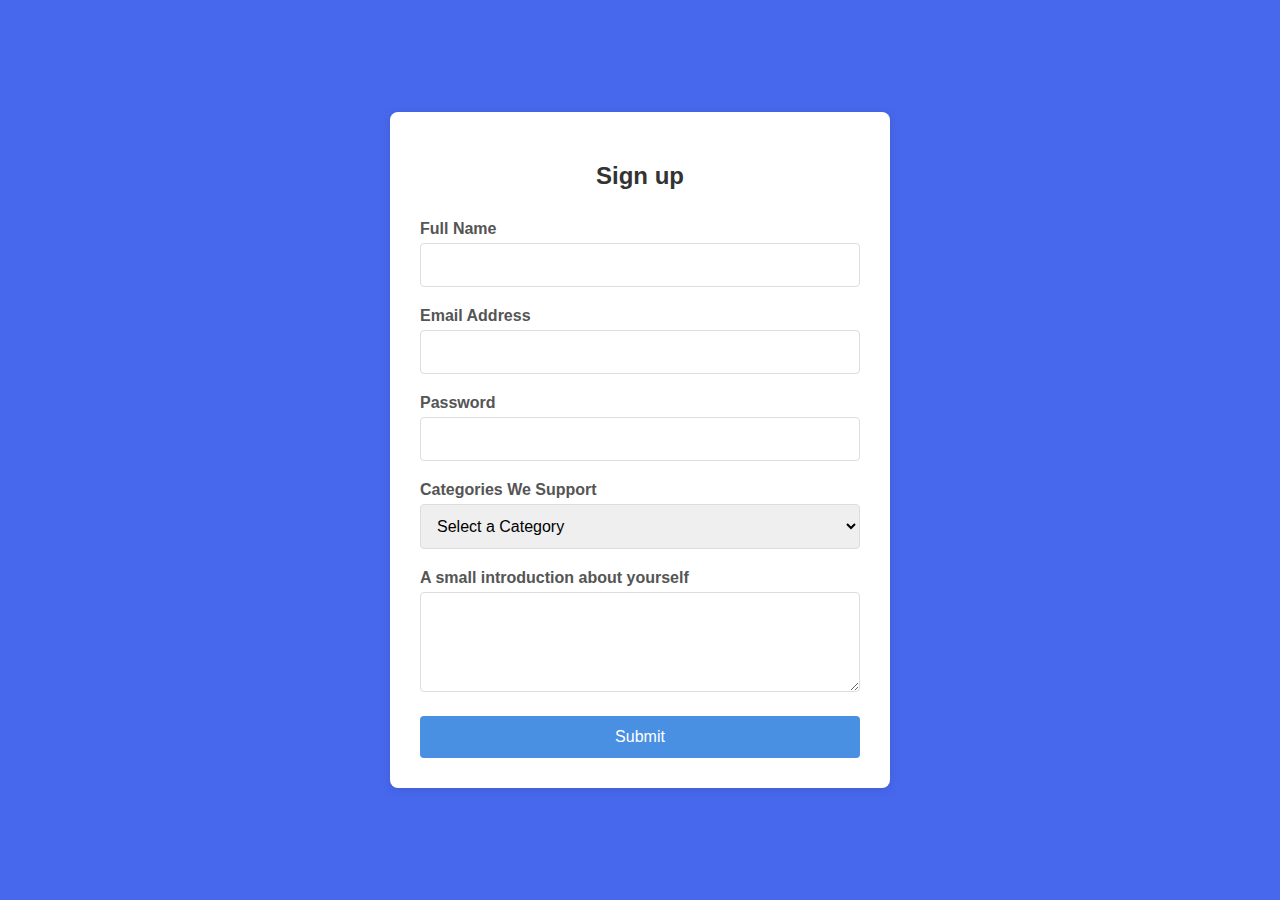
<file: form.html>
<!DOCTYPE html>
<html lang="en">
<head>
    <meta charset="UTF-8">
    <meta name="viewport" content="width=device-width, initial-scale=1.0">
    <title>Signup</title>
    <style>
        * {
            box-sizing: border-box;
            font-family: 'Segoe UI', Tahoma, Geneva, Verdana, sans-serif;
        }
        
        body {
            background-color: #4768ec;
            display: flex;
            justify-content: center;
            align-items: center;
            min-height: 100vh;
            margin: 0;
            padding: 20px;
        }
        
        .form-container {
            background-color: white;
            border-radius: 8px;
            box-shadow: 0 2px 10px rgba(0, 0, 0, 0.1);
            width: 100%;
            max-width: 500px;
            padding: 30px;
        }
        
        h2 {
            text-align: center;
            color: #333;
            margin-bottom: 30px;
        }
        
        .form-group {
            margin-bottom: 20px;
        }
        
        label {
            display: block;
            margin-bottom: 5px;
            font-weight: 600;
            color: #555;
        }
        
        input, textarea, select {
            width: 100%;
            padding: 12px;
            border: 1px solid #ddd;
            border-radius: 4px;
            font-size: 16px;
            transition: border 0.3s;
        }
        
        input:focus, textarea:focus, select:focus {
            border-color: #4a90e2;
            outline: none;
        }
        
        textarea {
            min-height: 100px;
            resize: vertical;
        }
        
        button {
            background-color: #4a90e2;
            color: white;
            border: none;
            padding: 12px 20px;
            border-radius: 4px;
            cursor: pointer;
            font-size: 16px;
            width: 100%;
            transition: background-color 0.3s;
        }
        
        button:hover {
            background-color: #3a7bc8;
        }
        
        .error {
            color: #e74c3c;
            font-size: 14px;
            margin-top: 5px;
        }
    </style>
</head>
<body>
    <div class="form-container">
        <h2>Sign up</h2>
        <form id="Signup form">
            <div class="form-group">
                <label for="name">Full Name</label>
                <input type="text" id="name" name="name" required>
                <div class="error" id="nameError"></div>
            </div>
            
            <div class="form-group">
                <label for="email">Email Address</label>
                <input type="email" id="email" name="email" required>
                <div class="error" id="emailError"></div>
            </div>
            <div class="form-group">
                    <label for="signupPassword">Password</label>
                    <input type="password" id="signupPassword" required>
                </div>
            
            <div class="form-group">
                <label for="subject">Categories We Support</label>
                <select id="subject" name="categories-section" required>
                    <option value="">Select a Category</option>
                    <option value="general">Education</option>
                    <option value="support">Environment</option>
                    <option value="billing">Healthcare</option>
                    <option value="feedback">Community Development</option>
                    <option value="feedback">Animal Welfare</option>
                </select>
                <div class="error" id="subjectError"></div>
            </div>
            
            <div class="form-group">
                <label for="message">A small introduction about yourself</label>
                <textarea id="message" name="message" required></textarea>
                <div class="error" id="messageError"></div>
            </div>
            
            <button type="submit">Submit</button>
        </form>
    </div>

</body>
</html>
</file>
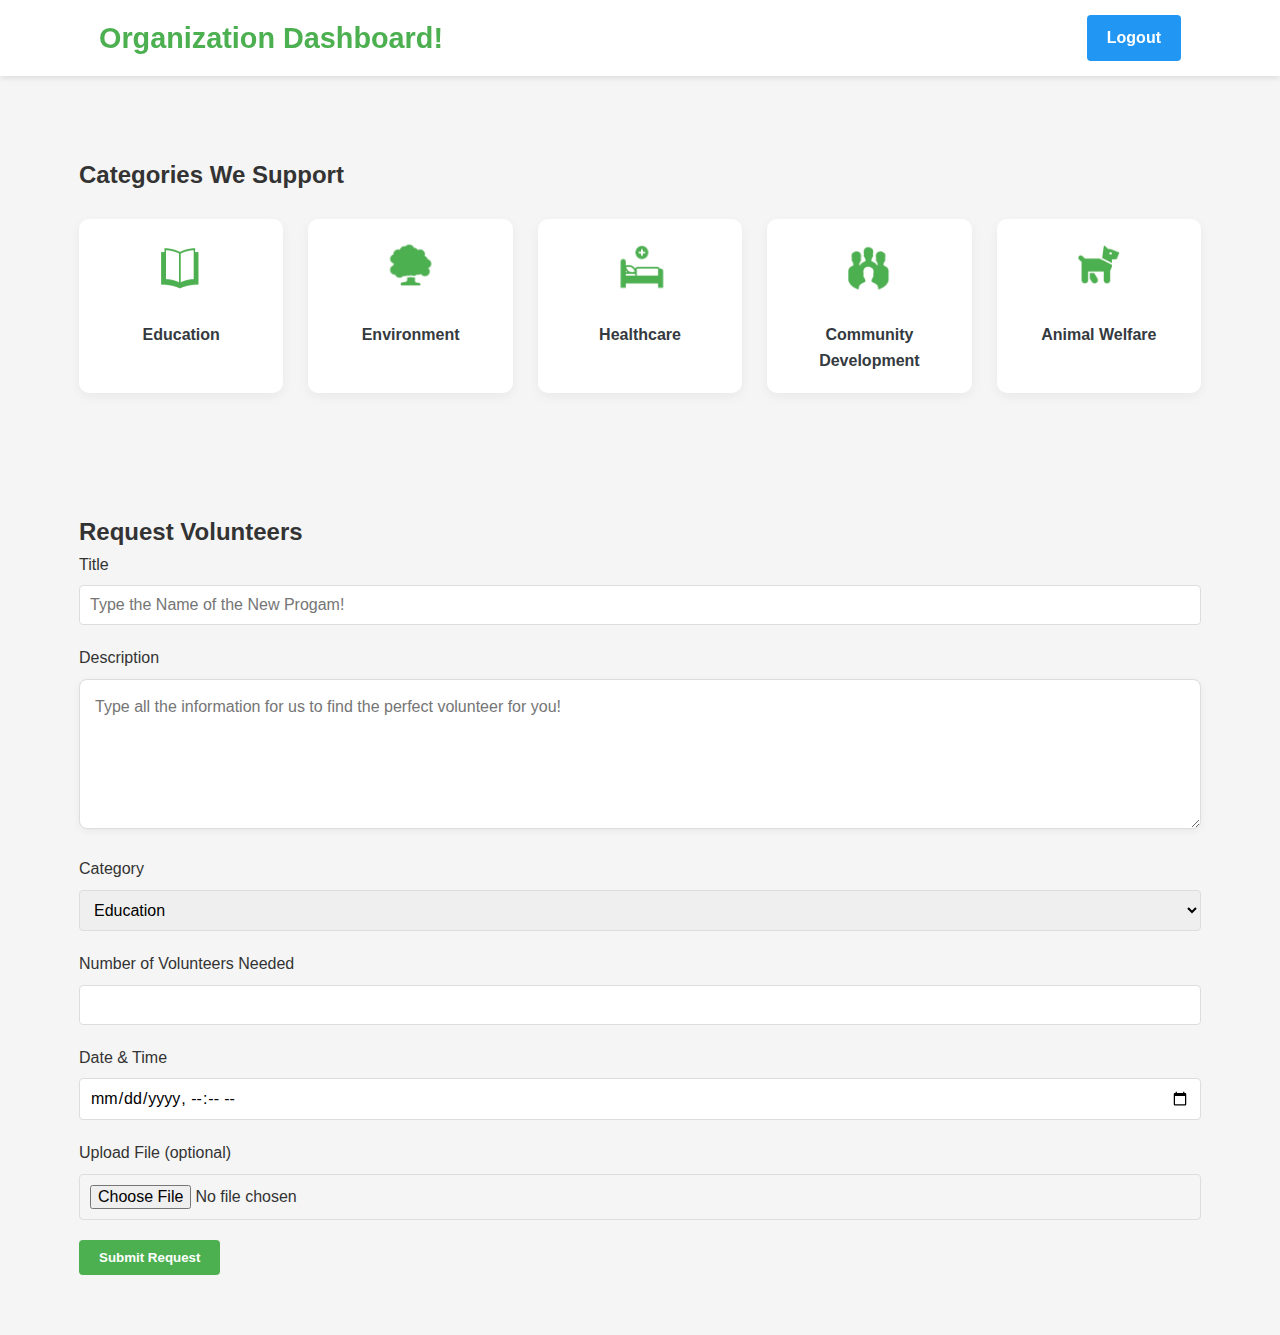
<file: organization.html>
<!DOCTYPE html>
<html lang="en">
<head>
  <meta charset="UTF-8">
  <title>Organization Dashboard</title>
  <link rel="stylesheet" href="styles.css">

<style>

.dashboard-header {
  background: white;
  padding: 15px 0;
  box-shadow: 0 2px 6px rgba(0,0,0,0.1);
  margin-bottom: 20px;
}

.header-flex {
  display: flex;
  justify-content: space-between;
  align-items: center;
}

.header-flex h1 {
  margin-left: 20px;   /* gap from left */
  font-size: 1.8rem;
  color: var(--primary);
}

.header-flex a {
  margin-right: 20px; 
}


#reqDesc {
  width: 100%;
  min-height: 150px;
  resize: vertical;
  padding: 15px;
  border: 1px solid #ddd;
  border-radius: 8px;
  background: #fff;
  font-size: 1rem;
  line-height: 1.5;
  box-shadow: 0 2px 8px rgba(0,0,0,0.05);
}

.categories-grid {
  display: grid;
  grid-template-columns: repeat(auto-fit, minmax(160px, 1fr));
  gap: 25px;
  margin-top: 25px;
}

.category-card {
  background: white;
  border-radius: 10px;
  padding: 20px;
  text-align: center;
  box-shadow: 0 4px 12px rgba(0,0,0,0.05);
  transition: transform 0.3s ease, box-shadow 0.3s ease;
}

.category-card img {
  width: 60px;
  height: 60px;
  margin-bottom: 15px;
}

.category-card h4 {
  font-size: 1rem;
  color: var(--dark);
}

.category-card:hover {
  transform: translateY(-5px);
  box-shadow: 0 6px 18px rgba(0,0,0,0.1);
}

</style>
</head>
<body>
  <header class="dashboard-header">
  <div class="container header-flex">
    <h1>Organization Dashboard!</h1>
    <a href="logout.php" class="btn btn-secondary">Logout</a>
  </div>
</header>

  <section class="categories-section">
  <div class="container">
    <h2>Categories We Support</h2>
    <div class="categories-grid">
      <div class="category-card">
        <img src="images/Cat1.png" alt="Education">
        <h4>Education</h4>
      </div>
      <div class="category-card">
        <img src="images/Cat2.png" alt="Environment">
        <h4>Environment</h4>
      </div>
      <div class="category-card">
        <img src="images/Cat3.png" alt="Healthcare">
        <h4>Healthcare</h4>
      </div>
      <div class="category-card">
        <img src="images/Cat4.png" alt="Community Development">
        <h4>Community Development</h4>
      </div>
      <div class="category-card">
        <img src="images/Cat5.png" alt="Animal Welfare">
        <h4>Animal Welfare</h4>
      </div>
    </div>
  </div>
</section>


  <section class="request-section">
    <div class="container">
      <h2>Request Volunteers</h2>
      <form id="requestForm">
        <div class="form-group">
          <label for="reqTitle">Title</label>
          <input type="text" id="reqTitle" placeholder="Type the Name of the New Progam!"required> 
        </div>
        <div class="form-group">
  <label for="reqDesc">Description</label>
  <textarea id="reqDesc" placeholder="Type all the information for us to find the perfect volunteer for you!" required></textarea>
</div>
        <div class="form-group">
          <label for="reqCategory">Category</label>
          <select id="reqCategory">
            <option>Education</option>
            <option>Environment</option>
            <option>Healthcare</option>
            <option>Community Development</option>
            <option>Animal Welfare</option>
          </select>
        </div>
        <div class="form-group">
          <label for="reqCount">Number of Volunteers Needed</label>
          <input type="number" id="reqCount" min="1" required>
        </div>
        <div class="form-group">
          <label for="reqDate">Date & Time</label>
          <input type="datetime-local" id="reqDate" required>
        </div>
        <div class="form-group">
          <label for="reqFile">Upload File (optional)</label>
          <input type="file" id="reqFile">
        </div>
        <button type="submit" class="btn">Submit Request</button>
      </form>
    </div>
  </section>

  <script>
    document.getElementById('requestForm').addEventListener('submit', e => {
      e.preventDefault();
      alert("Your volunteer request has been submitted!");
      console.log("Organization request submitted:", {
        title: reqTitle.value,
        desc: reqDesc.value,
        category: reqCategory.value,
        count: reqCount.value,
        date: reqDate.value
      });
    });
  </script>
</body>
</html>
</file>
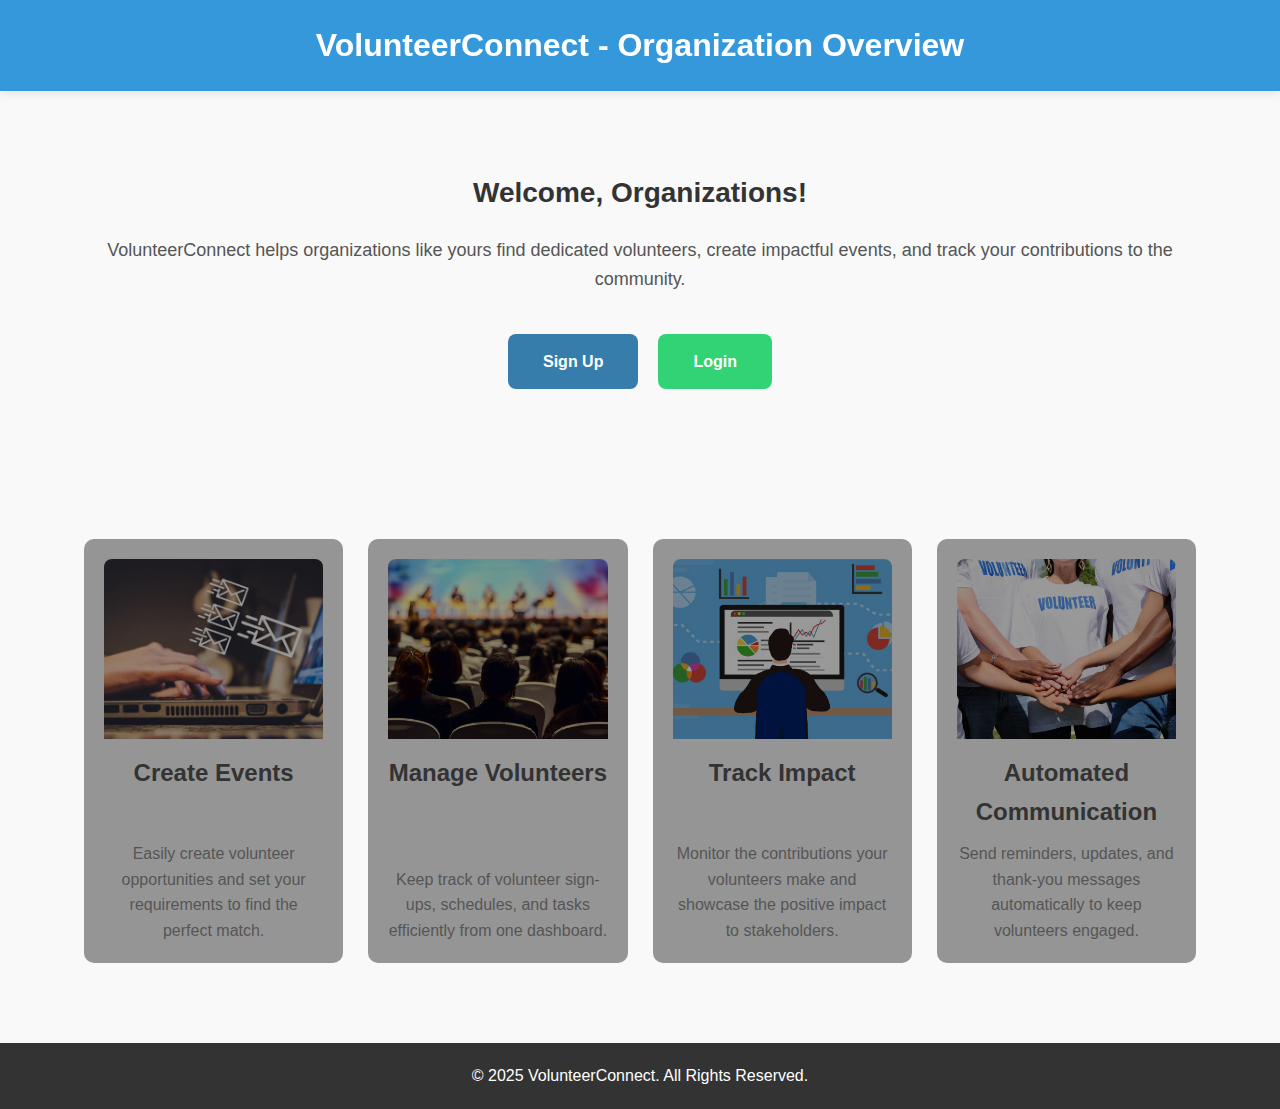
<file: organization_overview.html>
<!DOCTYPE html>
<html lang="en">
<head>
  <meta charset="UTF-8">
  <meta name="viewport" content="width=device-width, initial-scale=1.0">
  <title>Organization Overview - VolunteerConnect</title>
  <link rel="stylesheet" href="styles.css">
  <style>
    body {
      font-family: Arial, sans-serif;
      background-color: #f9f9f9;
      margin: 0;
      padding: 0;
    }
    header {
      background: #3498db;
      color: #fff;
      padding: 20px 0;
      text-align: center;
    }
    header h1 {
      margin: 0;
      font-size: 2rem;
    }
    .container {
      max-width: 1200px;
      margin: auto;
      padding: 20px;
    }
    .overview-section {
      text-align: center;
      padding: 60px 20px;
    }
    .overview-section h2 {
      font-size: 28px;
      margin-bottom: 20px;
      color: #333;
    }
    .overview-section p {
      font-size: 18px;
      color: #555;
      margin-bottom: 40px;
    }
    .cta-buttons {
      display: flex;
      justify-content: center;
      gap: 20px;
      flex-wrap: wrap;
    }
    .cta-buttons .btn {
      padding: 15px 35px;
      font-size: 16px;
      text-decoration: none;
      border-radius: 8px;
      color: #fff;
      transition: background 0.3s ease;
    }
    .btn-primary { background-color: #377dac; }
    .btn-primary:hover { background-color: #2980b9; }
    .btn-secondary { background-color: #31d374; }
    .btn-secondary:hover { background-color: #27ae60; }

    .features-grid {
      display: grid;
      grid-template-columns: repeat(auto-fit, minmax(200px, 1fr));
      gap: 25px;
      margin-top: 50px;
    }
    .feature-card img {
     width: 100%;
     height: 180px;       /* same height for all images */
  object-fit: cover;   /* crops nicely, keeps aspect ratio */
  display: block;
  margin-bottom: 15px;
  border-radius: 8px 8px 0 0; /* rounded only at the top */
}
    .feature-card {
      background: white;
      border-radius: 10px;
      padding: 20px;
      box-shadow: 0 4px 12px rgba(0,0,0,0.05);
      transition: transform 0.3s ease, box-shadow 0.3s ease;
      text-align: center;
    }
    .feature-card:hover {
      transform: translateY(-5px);
      box-shadow: 0 6px 18px rgba(0,0,0,0.1);
    }
    .feature-card h3 { margin-bottom: 10px; color: #333; }
    .feature-card p {
  color: #555;
  font-size: 16px;
  margin-top: auto;   /* pushes paragraph to bottom, keeping them aligned */
}
    footer {
      background: #333;
      color: #fff;
      text-align: center;
      padding: 20px 0;
      margin-top: 60px;
    }
  </style>
</head>
<body>

<header>
  <h1>VolunteerConnect - Organization Overview</h1>
</header>

<section class="overview-section">
  <div class="container">
    <h2>Welcome, Organizations!</h2>
    <p>VolunteerConnect helps organizations like yours find dedicated volunteers, create impactful events, and track your contributions to the community.</p>

    <div class="cta-buttons">
      <a href="form.html" class="btn btn-primary">Sign Up</a>
      <a href="index.php#loginModal" class="btn btn-secondary">Login</a>
    </div>
  </div>
</section>

<section class="container features-grid">
  <div class="feature-card">
    <img src="images/create-events.jpeg" alt="Create Events" />
    <h3>Create Events</h3>
    <p>Easily create volunteer opportunities and set your requirements to find the perfect match.</p>
  </div>
  <div class="feature-card">
    <img src="images/manage-volunteers.jpeg" alt="Manage Volunteers" />
    <h3>Manage Volunteers</h3>
    <p>Keep track of volunteer sign-ups, schedules, and tasks efficiently from one dashboard.</p>
  </div>
  <div class="feature-card">
    <img src="images/track-impact.jpeg" alt="Track Impact" style="vertical-align: top;"/>
    <h3>Track Impact</h3>
    <p>Monitor the contributions your volunteers make and showcase the positive impact to stakeholders.</p>
  </div>
  <div class="feature-card">
    <img src="images/automated-communication.jpeg" alt="Automated Communication" />
    <h3>Automated Communication</h3>
    <p>Send reminders, updates, and thank-you messages automatically to keep volunteers engaged.</p>
  </div>
</section>


<footer>
  &copy; 2025 VolunteerConnect. All Rights Reserved.
</footer>

</body>
</html>
</file>
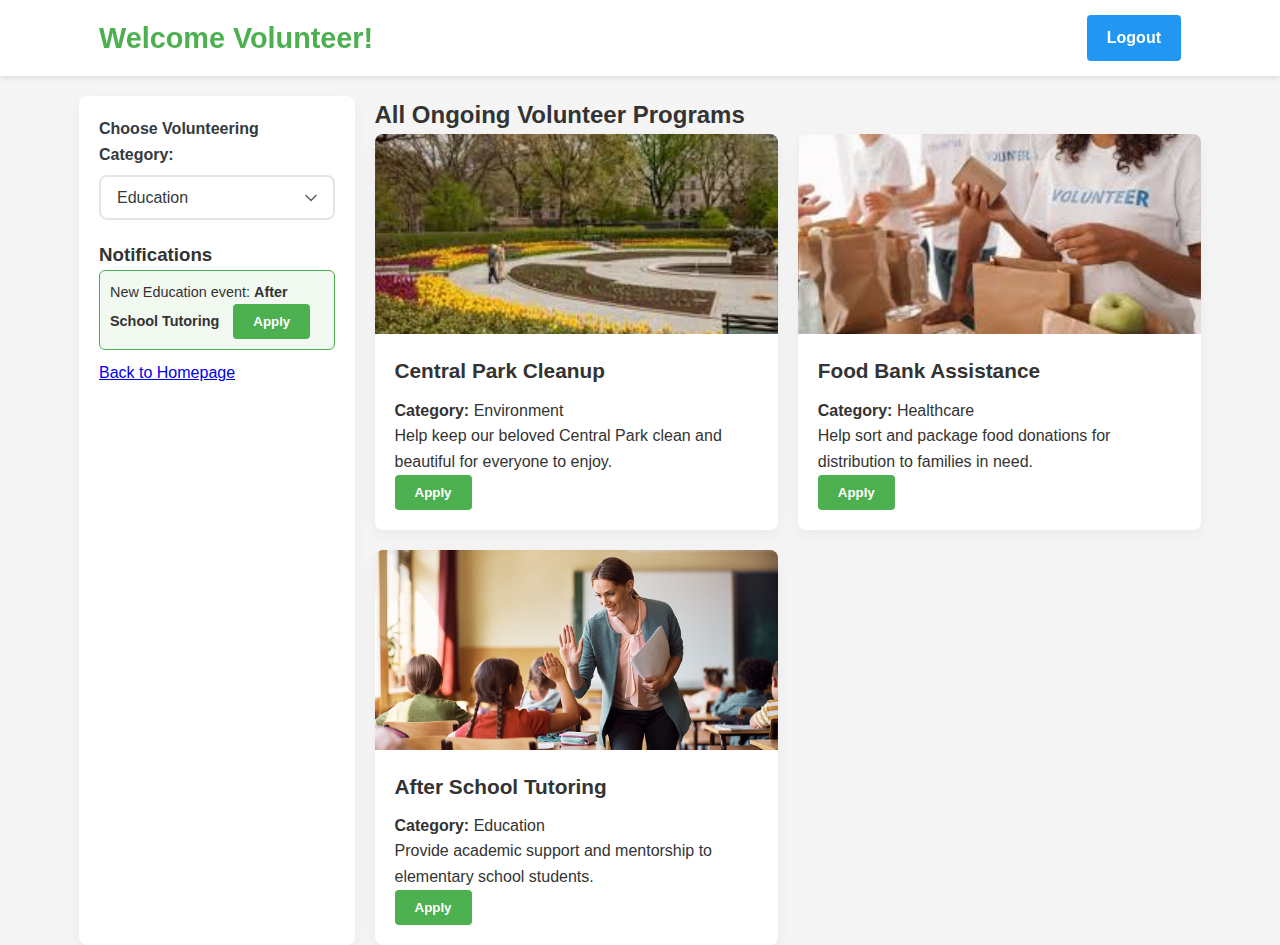
<file: volunteer.html>
<!DOCTYPE html>
<html lang="en">
<head>
  <meta charset="UTF-8">
  <title>Volunteer Dashboard</title>
  <link rel="stylesheet" href="styles.css">
  <style>
    .dashboard {
      display: grid;
      grid-template-columns: 1fr 3fr;
      gap: 20px;
      margin-top: 20px;
    }

  .dashboard-header {
  background: white;
  padding: 15px 0;
  box-shadow: 0 2px 6px rgba(0,0,0,0.1);
  margin-bottom: 20px;
}

.header-flex {
  display: flex;
  justify-content: space-between;
  align-items: center;
}

.header-flex h1 {
  margin-left: 20px;   
  font-size: 1.8rem;
  color: var(--primary);
}

.header-flex a {
  margin-right: 20px;  
}



    .sidebar {
      background: #fff;
      padding: 20px;
      border-radius: 8px;
      box-shadow: 0 5px 15px rgba(0,0,0,0.05);
    }
    .notifications {
      margin-top: 20px;
    }
    .notification {
      background: #f1f9f1;
      border: 1px solid #4CAF50;
      padding: 10px;
      border-radius: 6px;
      margin-bottom: 10px;
      font-size: 0.9rem;
    }
    .events-container {
      display: grid;
      grid-template-columns: repeat(auto-fit, minmax(280px, 1fr));
      gap: 20px;
    }

     .select-container {
      position: relative;
      margin-bottom: 20px;
    }

    .select-container label {
      display: block;
      margin-bottom: 8px;
      font-weight: 600;
      color: var(--dark);
    }

    #categorySelect {
      appearance: none;
      width: 100%;
      padding: 12px 16px;
      border: 2px solid #e1e5e9;
      border-radius: 8px;
      background-color: #fff;
      font-size: 1rem;
      color: var(--dark);
      cursor: pointer;
      transition: all 0.3s ease;
      background-image: url("data:image/svg+xml;charset=UTF-8,%3csvg xmlns='http://www.w3.org/2000/svg' viewBox='0 0 24 24' fill='none' stroke='%23666' stroke-width='2' stroke-linecap='round' stroke-linejoin='round'%3e%3cpolyline points='6,9 12,15 18,9'%3e%3c/polyline%3e%3c/svg%3e");
      background-repeat: no-repeat;
      background-position: right 12px center;
      background-size: 20px;
    }

    #categorySelect:hover {
      border-color: var(--primary);
      box-shadow: 0 2px 8px rgba(76, 175, 80, 0.1);
    }

    #categorySelect:focus {
      outline: none;
      border-color: var(--primary);
      box-shadow: 0 0 0 3px rgba(76, 175, 80, 0.1);
    }
  </style>
</head>
<body>
  <header class="dashboard-header">
  <div class="container header-flex">
<h1>Welcome Volunteer!</h1>
    <a href="index.html" class="btn btn-secondary">Logout</a>
  </div>
</header>

  <section class="dashboard container">
    <!-- Sidebar -->
    <aside class="sidebar">
 
      <div class="select-container">
        <label for="categorySelect">Choose Volunteering Category:</label>
        <select id="categorySelect">
          <option>Education</option>
          <option>Environment</option>
          <option>Healthcare</option>
          <option>Community Development</option>
          <option>Animal Welfare</option>
        </select>
      </div>

      <div class="notifications">
        <h3>Notifications</h3>
        <div id="notificationsList"></div>
      </div>
       <div class="back-to-home">
        <a href="index.html" class="home-link">Back to Homepage</a>
      </div>
    </aside>

 
    <div>
      <h2>All Ongoing Volunteer Programs</h2>
      <div class="events-container" id="volunteerEvents"></div>
    </div>
  </section>

  <script src="script.js"></script>
  <script>
    
    events.forEach((e, i) => {
      const categories = ["Environment","Healthcare","Education"];
      e.category = categories[i % categories.length];
    });

    const container = document.getElementById('volunteerEvents');
    const categorySelect = document.getElementById('categorySelect');
    const notificationsList = document.getElementById('notificationsList');

  
    const savedCategory = localStorage.getItem('volunteerCategory');
    if (savedCategory) {
      categorySelect.value = savedCategory;
    }

  
    function renderEvents() {
      container.innerHTML = '';
      events.forEach(ev => {
        const card = document.createElement('div');
        card.classList.add('event-card');
        card.innerHTML = `
          <div class="event-image" style="background-image: url('${ev.image}');"></div>
          <div class="event-details">
            <h3>${ev.title}</h3>
            <p><strong>Category:</strong> ${ev.category}</p>
            <p>${ev.description}</p>
            <button class="btn apply-btn" data-id="${ev.id}">Apply</button>
          </div>
        `;
        container.appendChild(card);
      });

      document.querySelectorAll('.apply-btn').forEach(btn => {
        btn.addEventListener('click', () => {
          alert("Your application has been sent! We will Notify you shortly");
          console.log("Volunteer applied for event ID:", btn.dataset.id);
        });
      });
    }


   function renderNotifications() {
  notificationsList.innerHTML = '';
  const category = categorySelect.value;
  const filtered = events.filter(e => e.category === category);

  if (filtered.length === 0) {
    notificationsList.innerHTML = '<p>No new events in your category.</p>';
  } else {
    filtered.forEach(ev => {
      const note = document.createElement('div');
      note.classList.add('notification');
      note.innerHTML = `
        New ${category} event: <strong>${ev.title}</strong>
        <button class="btn btn-sm apply-note-btn" data-id="${ev.id}" style="margin-left:10px;">Apply</button>
      `;
      notificationsList.appendChild(note);
    });
  }

  document.querySelectorAll('.apply-note-btn').forEach(btn => {
    btn.addEventListener('click', () => {
      alert("Your application has been sent! We will Notify you shortly");
      console.log("Volunteer applied via notification for event ID:", btn.dataset.id);
    });
  });
}

 
    categorySelect.addEventListener('change', () => {
      localStorage.setItem('volunteerCategory', categorySelect.value);
      renderNotifications();
    });

    // Initial load
    renderEvents();
    renderNotifications();
  </script>
</body>
</html>
</file>
<file: styles.css>
* {
    margin: 0;
    padding: 0;
    box-sizing: border-box;
    font-family: 'Segoe UI', Tahoma, Geneva, Verdana, sans-serif;
}

:root {
    --primary: #4CAF50;
    --secondary: #2196F3;
    --accent: #01b0c4;
    --light: #f8f9fa;
    --dark: #343a40;
    --success: #28a745;
    --danger: #dc3545;
}

body {
    background-color: #f5f5f5;
    color: #333;
    line-height: 1.6;
}

.container {
    width: 90%;
    max-width: 1200px;
    margin: 0 auto;
    padding: 0 15px;
}

.btn {
    display: inline-block;
    padding: 10px 20px;
    background-color: var(--primary);
    color: white;
    border: none;
    border-radius: 4px;
    cursor: pointer;
    text-decoration: none;
    font-weight: 600;
    transition: all 0.3s ease;
}

.btn:hover {
    background-color: #3d8b40;
    transform: translateY(-2px);
}

.btn-secondary {
    background-color: var(--secondary);
}

.btn-secondary:hover {
    background-color: #0b7dda;
}

.btn-accent {
    background-color: var(--accent);
}

.btn-accent:hover {
    background-color: #05829c;
}

section {
    padding: 60px 0;
}

.section-title {
    text-align: center;
    margin-bottom: 40px;
    color: var(--dark);
}

.section-title h2 {
    font-size: 2.5rem;
    margin-bottom: 15px;
}

.section-title p {
    font-size: 1.1rem;
    color: #666;
    max-width: 700px;
    margin: 0 auto;
}

/* Header Styles */
header {
    background-color: white;
    box-shadow: 0 2px 10px rgba(0, 0, 0, 0.1);
    position: sticky;
    top: 0;
    z-index: 1000;
}

nav {
    display: flex;
    justify-content: space-between;
    align-items: center;
    padding: 20px 0;
}

.logo {
    font-size: 1.8rem;
    font-weight: 700;
    color: var(--primary);
    text-decoration: none;
}

.logo span {
    color: var(--secondary);
}

.nav-links {
    display: flex;
    list-style: none;
}

.nav-links li {
    margin-left: 30px;
}

.nav-links a {
    text-decoration: none;
    color: var(--dark);
    font-weight: 500;
    transition: color 0.3s ease;
}

.nav-links a:hover {
    color: var(--primary);
}

.auth-buttons {
    display: flex;
    align-items: center;
}

.auth-buttons a {
    margin-left: 15px;
}

/* Hero Section */
.hero {
    background: linear-gradient(rgba(0, 0, 0, 0.6), rgba(0, 0, 0, 0.6)),
                url('images/Background.png') no-repeat center center/cover;
    color: white;
    text-align: center;
    padding: 120px 0;
}

.hero-content {
    max-width: 800px;
    margin: 0 auto;
}

.hero h1 {
    font-size: 3.5rem;
    margin-bottom: 20px;
}

.hero p {
    font-size: 1.2rem;
    margin-bottom: 30px;
}


.logo img {
    height: 50px;   /* adjust size */
    width: auto;
    display: block;
}

/* Features Section */
.features-grid {
    display: grid;
    grid-template-columns: repeat(auto-fit, minmax(300px, 1fr));
    gap: 30px;
}

.feature-card {
    position: relative;
    border-radius: 0; /* remove rounded corners if you want full edge-to-edge */
    overflow: hidden;
    min-height: 250px; /* ensures consistent height */
    display: flex;
    flex-direction: column;
    justify-content: flex-end; /* keeps text at bottom */
    padding: 20px;
    color: white;
    text-align: left;

    /* Make background image fill the card fully */
    background-size: cover !important;
    background-position: center !important;
    background-repeat: no-repeat !important;

    /* REMOVE grey/white background */
    background-color: transparent !important;
    box-shadow: none !important;
}

.feature-card::before {
    content: "";
    position: absolute;
    top: 0; left: 0; right: 0; bottom: 0;
    background: rgba(0,0,0,0.4); /* slightly dark for readability */
    z-index: 0;
}
.feature-card h3,
.feature-card p {
    position: relative;
    z-index: 1;
}
.feature-icon {
    display: none;
}

.feature-card h3 {
    color: #ffffff;
    font-size: 1.5rem;
    margin-bottom: 10px;
}
.feature-1 {
    background: url('images/Event\ creation.png') no-repeat center/cover;
    color: white;
}
.feature-2 {
    background: url('images/Volunteermatching.png') no-repeat center/cover;
    color: white;
}
.feature-3 {
    background: url('images/impact.png') no-repeat center/cover;
    color: white;
}
.feature-4 {
    background: url('images/AutoCommunications.png') no-repeat center/cover;
    color: white;
}
.feature-5 {
    background: url('images/Reporting.png') no-repeat center/cover;
    color: white;
}
.feature-6 {
    background: url('images/ReportAnalytics.jpg') no-repeat center/cover;
    color: white;
}

.feature-card {
    position: relative;
    border-radius: 8px;
    padding: 30px;
    box-shadow: 0 5px 15px rgba(0, 0, 0, 0.05);
    transition: transform 0.3s ease;
    overflow: hidden;
}
/* Events Section */
.events-section {
    background-color: #f8f9fa;
}

.events-container {
    display: grid;
    grid-template-columns: repeat(auto-fit, minmax(300px, 1fr));
    gap: 25px;
}

.event-card {
    background: white;
    border-radius: 8px;
    overflow: hidden;
    box-shadow: 0 5px 15px rgba(0, 0, 0, 0.05);
}

.event-image {
    height: 200px;
    background-size: cover;
    background-position: center;
}

.event-details {
    padding: 20px;
}

.event-date {
    color: var(--primary);
    font-weight: 600;
    margin-bottom: 10px;
}

.event-card h3 {
    margin-bottom: 10px;
    font-size: 1.3rem;
}

.event-stats {
    display: flex;
    justify-content: space-between;
    margin-top: 15px;
    color: #666;
    font-size: 0.9rem;
}

/* Testimonials */
.testimonials {
    background-color: var(--light);
}

.testimonial-container {
    display: flex;
    flex-wrap: wrap;
    justify-content: center;
    gap: 30px;
}

.testimonial-card {
    background: white;
    border-radius: 8px;
    padding: 30px;
    box-shadow: 0 5px 15px rgba(0, 0, 0, 0.05);
    max-width: 350px;
}

.testimonial-text {
    font-style: italic;
    margin-bottom: 20px;
}

.testimonial-author {
    display: flex;
    align-items: center;
}

.author-image {
    width: 50px;
    height: 50px;
    border-radius: 50%;
    margin-right: 15px;
    object-fit: cover;
}

.author-details h4 {
    margin-bottom: 5px;
}

/* CTA Section */
.cta {
    text-align: center;
    background: linear-gradient(to right, var(--primary), var(--secondary));
    color: white;
}

.cta h2 {
    margin-bottom: 20px;
}

.cta p {
    max-width: 700px;
    margin: 0 auto 30px;
    font-size: 1.1rem;
}

/* Footer */
footer {
    background-color: var(--dark);
    color: white;
    padding: 60px 0 30px;
}

.footer-content {
    display: grid;
    grid-template-columns: repeat(auto-fit, minmax(250px, 1fr));
    gap: 40px;
    margin-bottom: 40px;
}

.footer-column h3 {
    font-size: 1.3rem;
    margin-bottom: 20px;
    color: var(--primary);
}

.footer-links {
    list-style: none;
}

.footer-links li {
    margin-bottom: 10px;
}

.footer-links a {
    color: #ccc;
    text-decoration: none;
    transition: color 0.3s ease;
}

.footer-links a:hover {
    color: white;
}

.social-links {
    display: flex;
    gap: 15px;
    margin-top: 20px;
}

.social-links a {
    display: inline-block;
    width: 40px;
    height: 40px;
    background-color: rgba(255, 255, 255, 0.1);
    border-radius: 50%;
    color: white;
    text-align: center;
    line-height: 40px;
    transition: background-color 0.3s ease;
}

.social-links a:hover {
    background-color: var(--primary);
}

.copyright {
    text-align: center;
    padding-top: 30px;
    border-top: 1px solid rgba(255, 255, 255, 0.1);
    color: #ccc;
    font-size: 0.9rem;
}

/* Modal Styles */
.modal {
    display: none;
    position: fixed;
    z-index: 1001;
    left: 0;
    top: 0;
    width: 100%;
    height: 100%;
    overflow: auto;
    background-color: rgba(0, 0, 0, 0.5);
}

.modal-content {
    background-color: #fefefe;
    margin: 10% auto;
    padding: 30px;
    border-radius: 8px;
    box-shadow: 0 5px 15px rgba(0, 0, 0, 0.2);
    width: 90%;
    max-width: 500px;
    position: relative;
}

.close {
    color: #aaa;
    float: right;
    font-size: 28px;
    font-weight: bold;
    position: absolute;
    right: 20px;
    top: 15px;
    cursor: pointer;
}

.close:hover,
.close:focus {
    color: var(--dark);
    text-decoration: none;
}

.modal h2 {
    margin-bottom: 20px;
    color: var(--primary);
}

.form-group {
    margin-bottom: 20px;
}

.form-group label {
    display: block;
    margin-bottom: 8px;
    font-weight: 500;
}


.form-group input,
.form-group select {
    width: 100%;
    padding: 10px;
    border: 1px solid #ddd;
    border-radius: 4px;
    font-size: 1rem;
}

/* Responsive Design */
@media (max-width: 768px) {
    .nav-links {
        display: none;
    }
    
    .hero h1 {
        font-size: 2.5rem;
    }
    
    .section-title h2 {
        font-size: 2rem;
    }
    
    .testimonial-container {
        flex-direction: column;
        align-items: center;
    }
    
    .footer-content {
        grid-template-columns: 1fr;
    }
}
</file>
